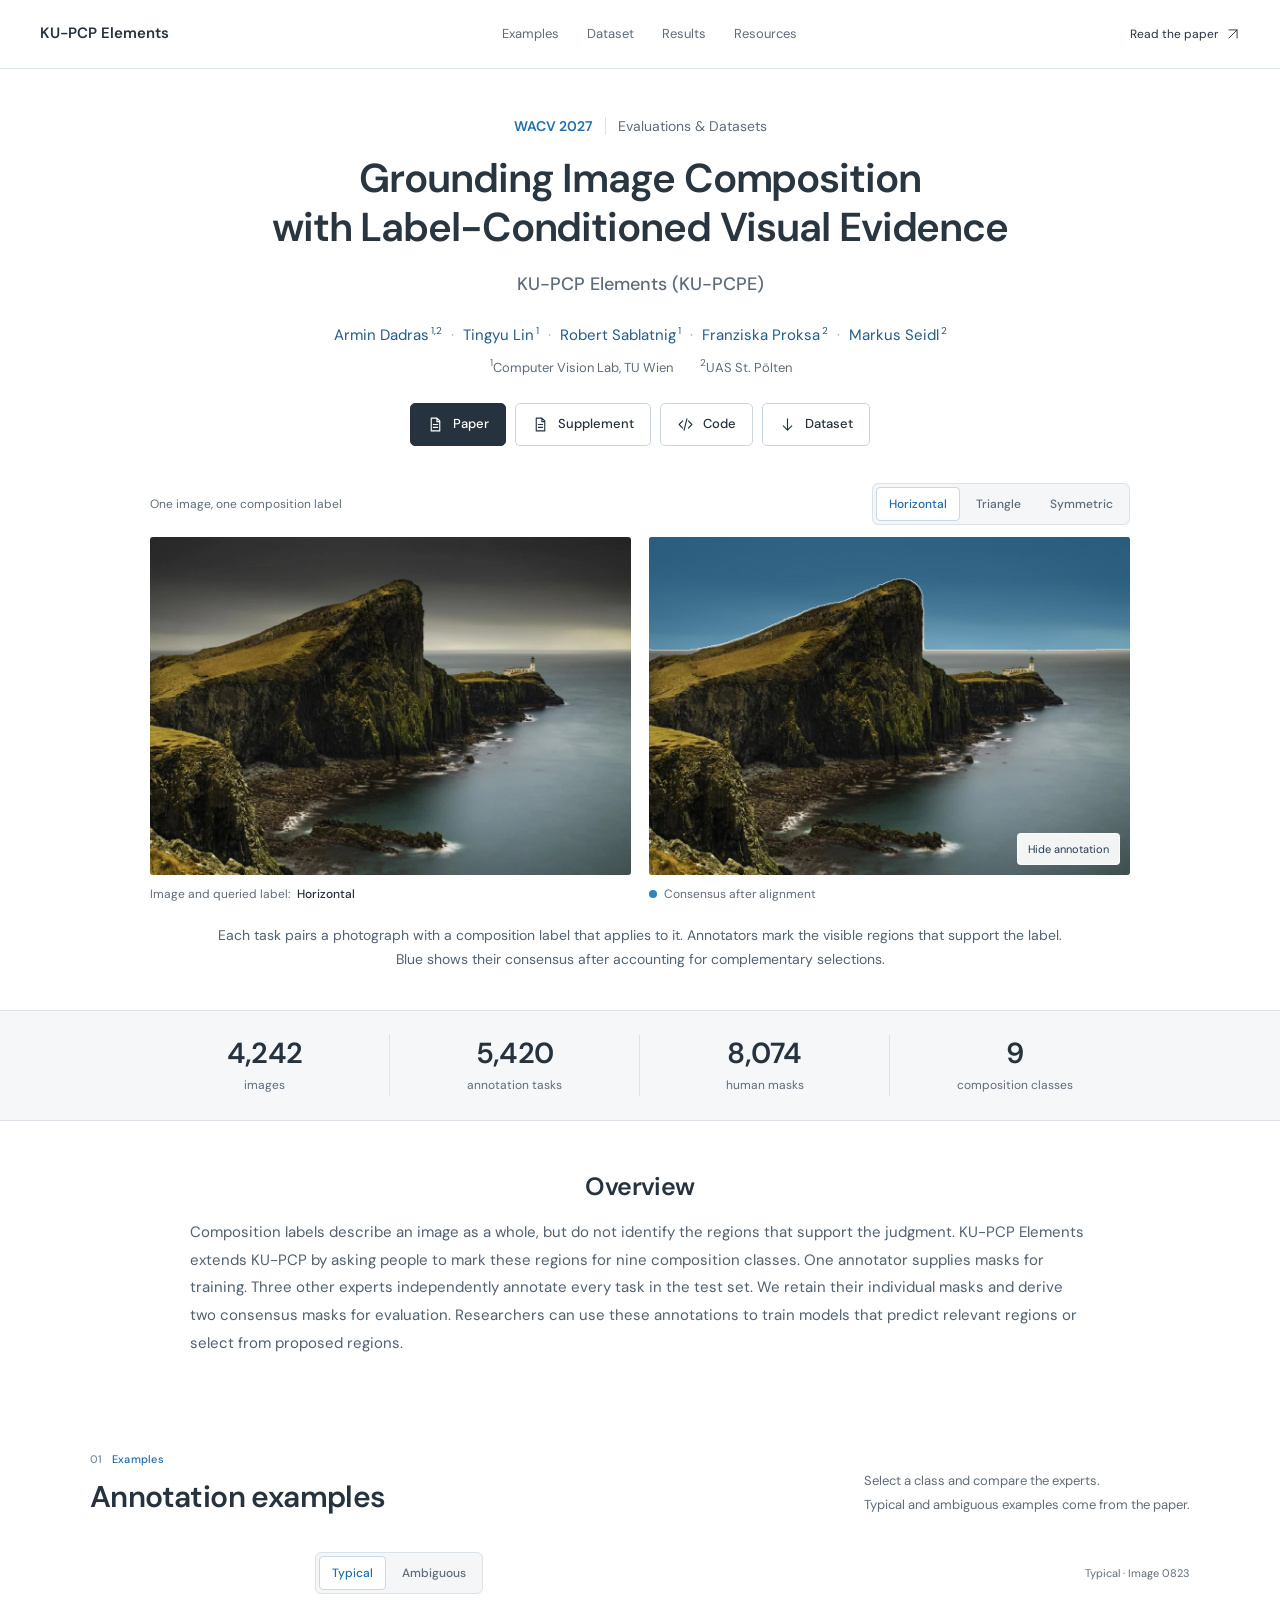
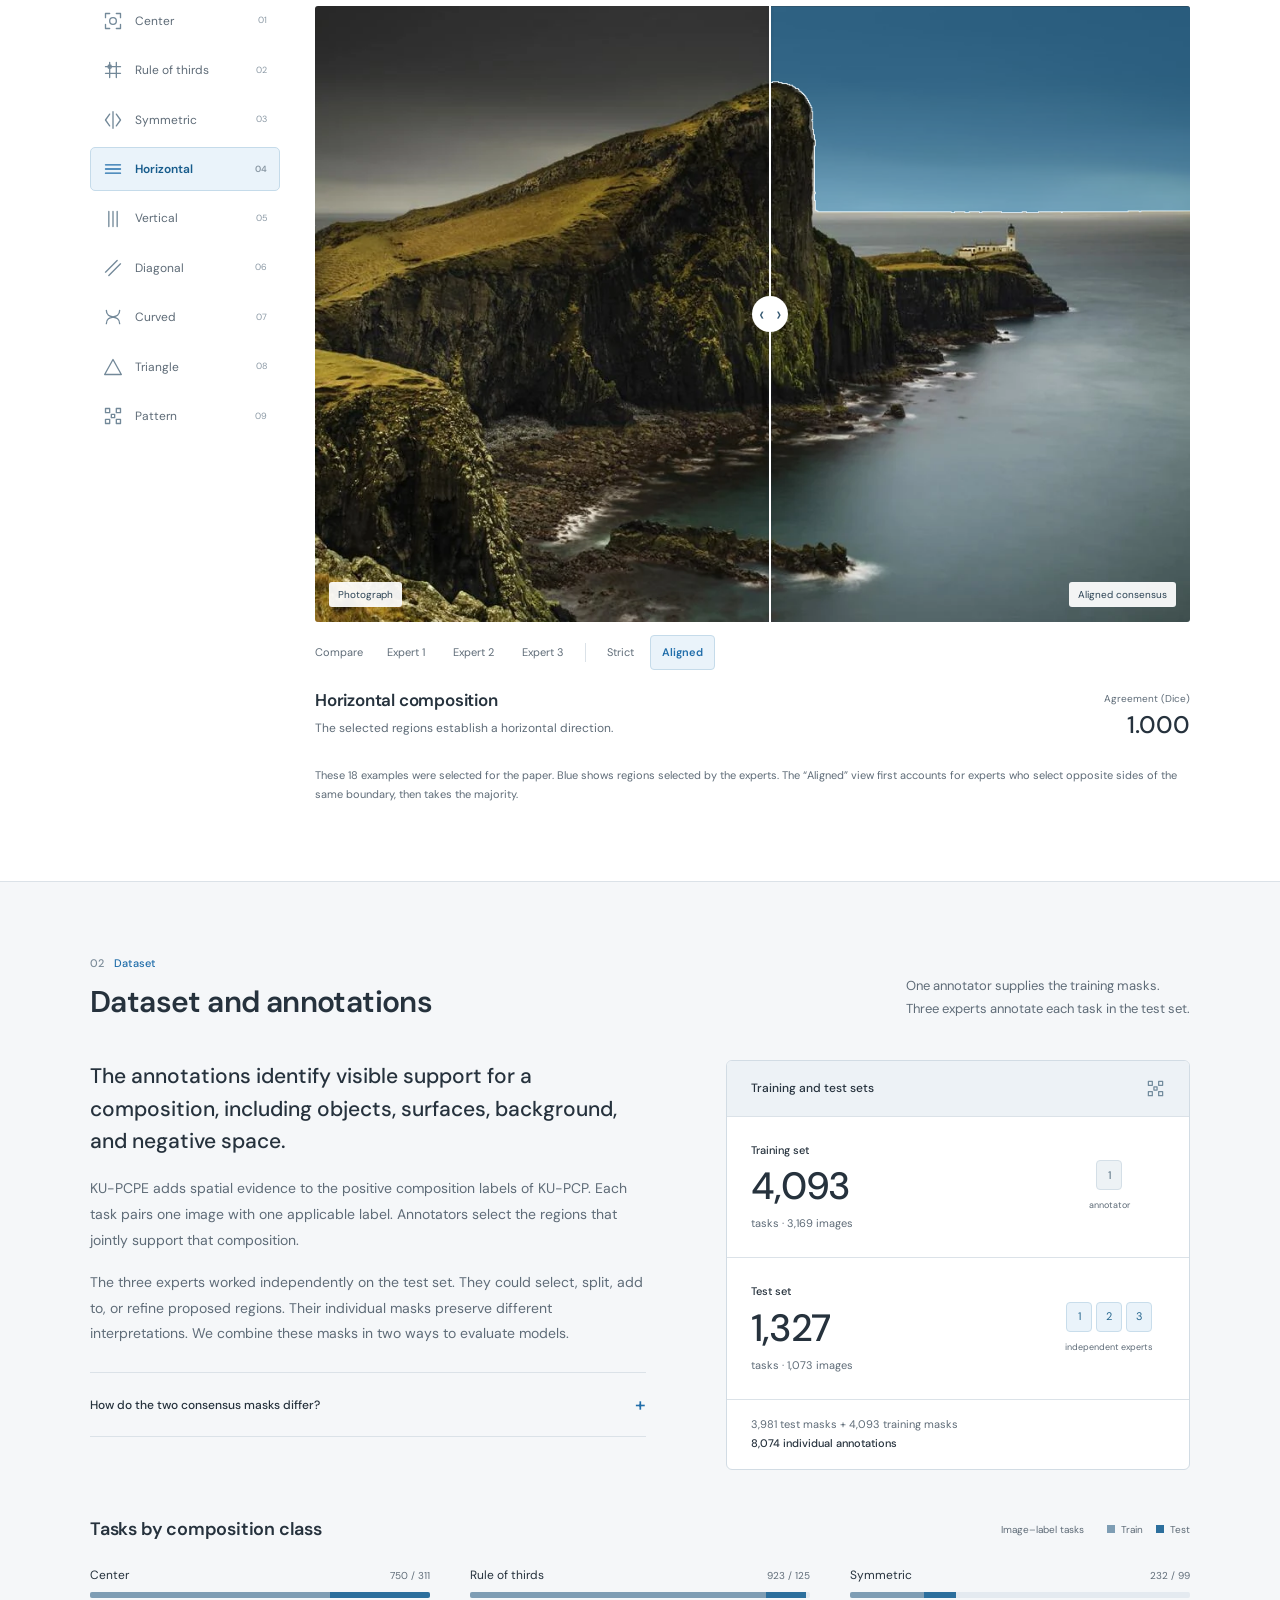
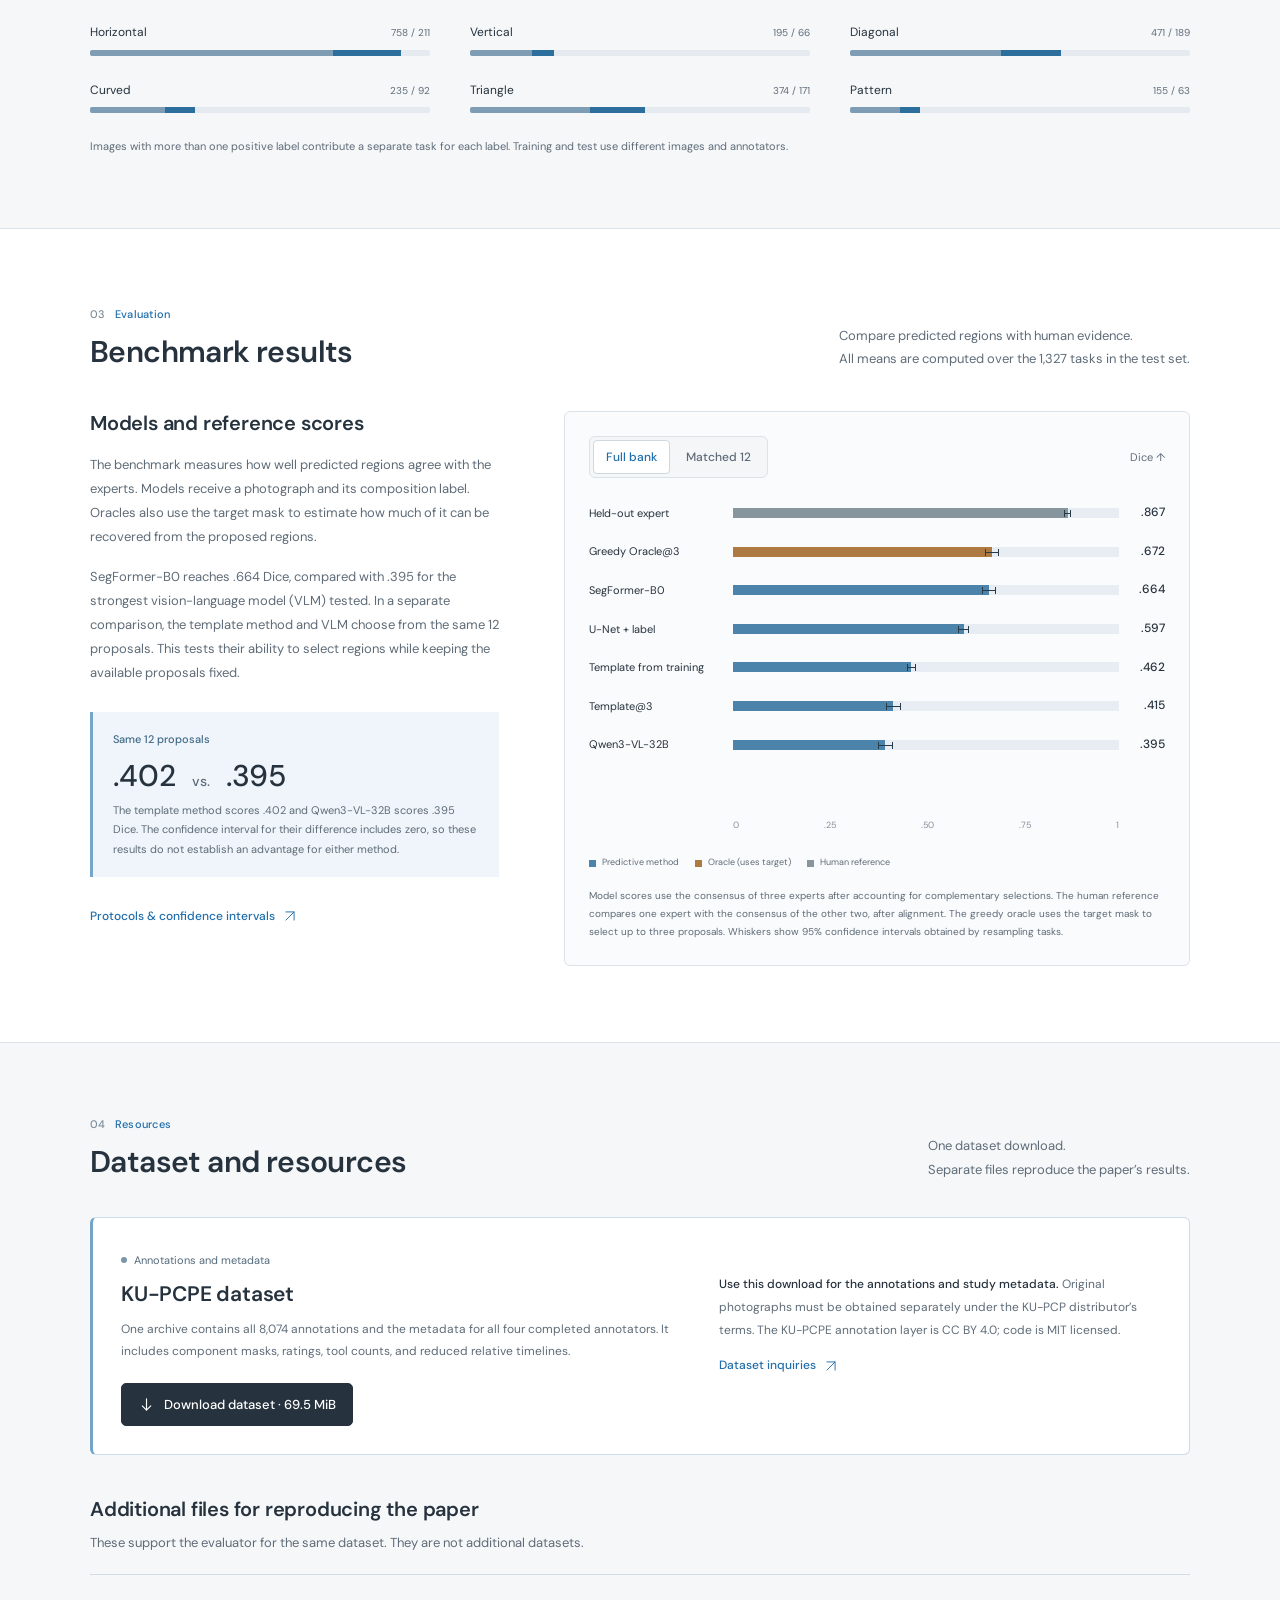
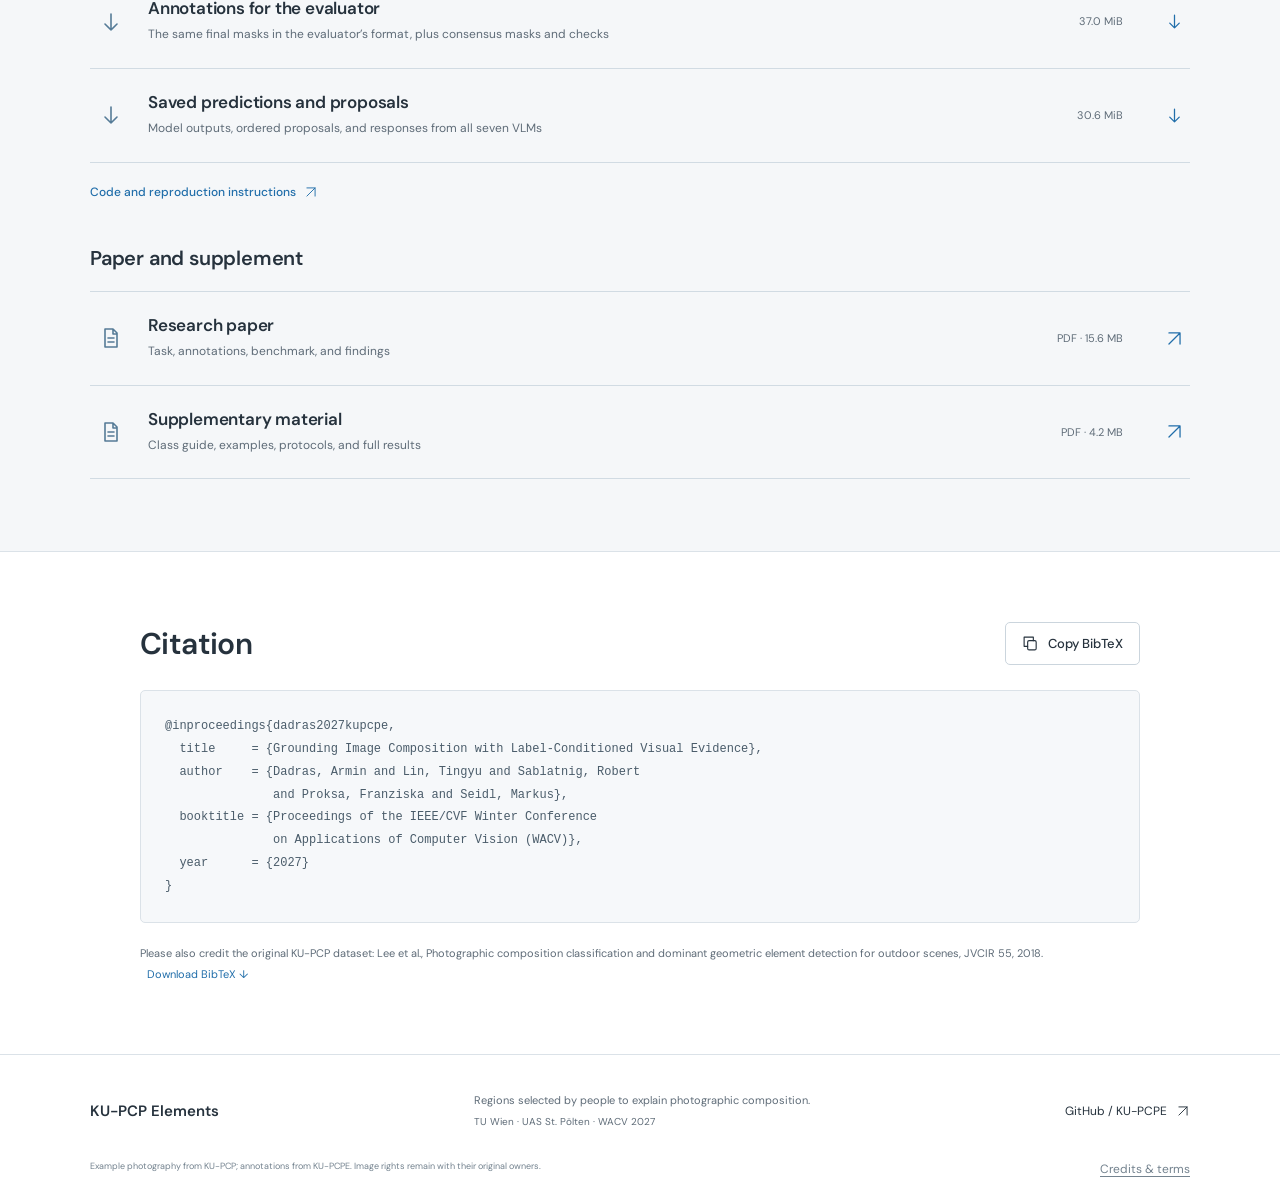
<file: website/site/index.html>
<!doctype html>
<html lang="en">
<head>
  <meta charset="utf-8">
  <meta name="viewport" content="width=device-width, initial-scale=1">
  <meta name="description" content="KU-PCP Elements links nine labels for photographic composition to regions selected by people. Compare annotations from three experts and explore the benchmark results.">

  <meta name="theme-color" content="#ffffff">
  <meta property="og:title" content="KU-PCP Elements | WACV 2027">
  <meta property="og:description" content="Regions selected by people to explain nine labels for photographic composition. WACV 2027.">
  <title>KU-PCP Elements | WACV 2027</title>
  <link rel="stylesheet" href="assets/fonts/fonts.css">
  <link rel="stylesheet" href="style.css">
  <link rel="preload" as="image" href="assets/examples/horizontal-typical.webp">
  <script src="data.js" defer></script>
  <script src="app.js" defer></script>
</head>
<body>
<svg class="symbol-library" xmlns="http://www.w3.org/2000/svg" aria-hidden="true"><defs>
  <symbol id="icon-arrow" viewBox="0 0 24 24"><path d="M5 19 19 5M5 5h14v14"/></symbol>
  <symbol id="icon-down" viewBox="0 0 24 24"><path d="M12 4v16m-6-6 6 6 6-6"/></symbol>
  <symbol id="icon-paper" viewBox="0 0 24 24"><path d="M6 3h8l4 4v14H6zM14 3v5h4M9 12h6M9 16h6"/></symbol>
  <symbol id="icon-code" viewBox="0 0 24 24"><path d="m8 7-5 5 5 5m8-10 5 5-5 5M14 4l-4 16"/></symbol>
  <symbol id="icon-copy" viewBox="0 0 24 24"><rect x="8" y="8" width="12" height="13" rx="2"/><path d="M16 8V3H3v13h5"/></symbol>
  <symbol id="icon-center" viewBox="0 0 24 24"><path d="M3 8V3h5m8 0h5v5m0 8v5h-5M8 21H3v-5"/><circle cx="12" cy="12" r="4"/></symbol>
  <symbol id="icon-rule_of_thirds" viewBox="0 0 24 24"><path d="M8 3v18M16 3v18M3 8h18M3 16h18"/><circle cx="8" cy="8" r="2"/></symbol>
  <symbol id="icon-symmetric" viewBox="0 0 24 24"><path d="M12 2v20M8 5 3 12l5 7m8-14 5 7-5 7"/></symbol>
  <symbol id="icon-horizontal" viewBox="0 0 24 24"><path d="M3 7h18M3 12h18M3 17h18"/></symbol>
  <symbol id="icon-vertical" viewBox="0 0 24 24"><path d="M7 3v18M12 3v18M17 3v18"/></symbol>
  <symbol id="icon-diagonal" viewBox="0 0 24 24"><path d="M3 17 17 3M7 21 21 7"/></symbol>
  <symbol id="icon-curved" viewBox="0 0 24 24"><path d="M4 20c0-12 16-4 16-16M4 4c0 12 16 4 16 16"/></symbol>
  <symbol id="icon-triangle" viewBox="0 0 24 24"><path d="m12 3 10 18H2Z"/></symbol>
  <symbol id="icon-pattern" viewBox="0 0 24 24"><path d="M3 3h5v5H3zm13 0h5v5h-5zM3 16h5v5H3zm13 0h5v5h-5zM10 10h4v4h-4z"/></symbol>
</defs></svg>
<a class="skip-link" href="#main">Skip to content</a>
<header class="site-header">
  <nav class="nav-shell" aria-label="Main navigation">
    <a class="wordmark" href="#top" aria-label="KU-PCP Elements home"><span>KU-PCP Elements</span></a>
    <div class="nav-links"><a href="#explore">Examples</a><a href="#dataset">Dataset</a><a href="#benchmark">Results</a><a href="#resources">Resources</a></div>
    <a class="nav-paper" href="assets/downloads/paper.pdf" target="_blank" rel="noopener">Read the paper <svg><use href="#icon-arrow"/></svg></a>
  </nav>
</header>
<main id="main">
<section class="research-header section-shell" id="top" aria-labelledby="hero-title">
  <p class="venue">WACV 2027 <span>Evaluations &amp; Datasets</span></p>
  <h1 id="hero-title">Grounding Image Composition <br>with Label-Conditioned Visual Evidence</h1>
  <p class="project-name">KU-PCP Elements (KU-PCPE)</p>
  <p class="author-line">Armin Dadras<sup>1,2</sup><span>·</span>Tingyu Lin<sup>1</sup><span>·</span>Robert Sablatnig<sup>1</sup><span>·</span>Franziska Proksa<sup>2</sup><span>·</span>Markus Seidl<sup>2</sup></p>
  <p class="affiliation-line"><span><sup>1</sup>Computer Vision Lab, TU Wien</span><span><sup>2</sup>UAS St. Pölten</span></p>
  <div class="paper-actions">
    <a class="button button-dark" href="assets/downloads/paper.pdf" target="_blank" rel="noopener"><svg><use href="#icon-paper"/></svg>Paper</a>
    <a class="button button-outline" href="assets/downloads/supplement.pdf" target="_blank" rel="noopener"><svg><use href="#icon-paper"/></svg>Supplement</a>
    <a class="button button-outline" href="https://github.com/ADadras/ku-pcpe" target="_blank" rel="noopener"><svg><use href="#icon-code"/></svg>Code</a>
    <a class="button button-outline" href="#dataset-download"><svg><use href="#icon-down"/></svg>Dataset</a>
  </div>
  <div class="teaser" aria-label="Example of regions that support a composition label">
    <div class="teaser-toolbar"><span>One image, one composition label</span><div class="segmented" role="group" aria-label="Overview example"><button type="button" data-teaser-class="horizontal" aria-pressed="true">Horizontal</button><button type="button" data-teaser-class="triangle" aria-pressed="false">Triangle</button><button type="button" data-teaser-class="symmetric" aria-pressed="false">Symmetric</button></div></div>
    <div class="teaser-pair">
      <figure><div class="teaser-image"><img id="teaser-original" src="assets/examples/horizontal-typical.webp" width="1024" height="720" alt="A KU-PCP photograph with the queried label Horizontal." fetchpriority="high"></div><figcaption>Image and queried label: <b id="teaser-class-name">Horizontal</b></figcaption></figure>
      <figure><div class="teaser-image"><img id="teaser-photo" src="assets/examples/horizontal-typical.webp" width="1024" height="720" alt="The same photograph, with regions selected by the experts shown in blue."><img id="hero-mask" class="teaser-mask" src="assets/examples/horizontal-typical-aligned.png" width="1024" height="720" alt="" aria-hidden="true"><button id="hero-reveal" type="button" aria-pressed="true">Hide annotation</button></div><figcaption><span class="legend-dot"></span><span id="teaser-mask-caption">Consensus after alignment</span></figcaption></figure>
    </div>
    <p class="teaser-caption">Each task pairs a photograph with a composition label that applies to it. Annotators mark the visible regions that support the label. Blue shows their consensus after accounting for complementary selections.</p>
  </div>
</section>
<section class="stats-band" aria-label="Dataset at a glance"><div class="section-shell stat-grid">
  <div><strong>4,242</strong><span>images</span></div><div><strong>5,420</strong><span>annotation tasks</span></div><div><strong>8,074</strong><span>human masks</span></div><div><strong>9</strong><span>composition classes</span></div>
</div></section>
<section class="overview-section section-shell" aria-labelledby="overview-title"><h2 id="overview-title">Overview</h2><p>Composition labels describe an image as a whole, but do not identify the regions that support the judgment. KU-PCP Elements extends KU-PCP by asking people to mark these regions for nine composition classes. One annotator supplies masks for training. Three other experts independently annotate every task in the test set. We retain their individual masks and derive two consensus masks for evaluation. Researchers can use these annotations to train models that predict relevant regions or select from proposed regions.</p></section>
<section class="explorer-section section-shell" id="explore" aria-labelledby="explore-title">
  <div class="section-heading"><div><p class="eyebrow"><span class="section-number">01</span> Examples</p><h2 id="explore-title">Annotation examples</h2></div><p>Select a class and compare the experts. <br>Typical and ambiguous examples come from the paper.</p></div>
  <div class="explorer-layout">
    <div class="class-picker" id="class-picker" role="group" aria-label="Composition class"></div>
    <div class="explorer-main">
      <div class="explorer-toolbar"><div class="segmented" role="group" aria-label="Example type"><button type="button" data-case="typical" aria-pressed="true">Typical</button><button type="button" data-case="ambiguous" aria-pressed="false">Ambiguous</button></div><span class="image-counter" id="example-task">Example from the paper</span></div>
      <div class="image-comparison" id="comparison" style="--reveal:52%">
        <img id="example-image" src="assets/examples/horizontal-typical.webp" width="1024" height="720" alt="Horizontal composition, typical paper example.">
        <div class="comparison-mask" id="comparison-mask"><img id="example-mask" src="assets/examples/horizontal-typical-aligned.png" width="1024" height="720" alt="" aria-hidden="true"></div>
        <span class="comparison-label comparison-label-original">Photograph</span><span class="comparison-label comparison-label-mask" id="mask-label">Aligned consensus</span>
        <span class="comparison-line" aria-hidden="true"><span>‹ ›</span></span>
        <input id="reveal-slider" type="range" min="0" max="100" value="52" aria-label="Reveal annotation overlay" aria-valuetext="52 percent of the photograph shown without annotation">
      </div>
      <div class="overlay-picker" role="group" aria-label="Annotation view"><span class="overlay-label">Compare</span><button type="button" data-mask="expert1" aria-pressed="false">Expert 1</button><button type="button" data-mask="expert2" aria-pressed="false">Expert 2</button><button type="button" data-mask="expert3" aria-pressed="false">Expert 3</button><span class="picker-divider"></span><button type="button" data-mask="strict" aria-pressed="false">Strict</button><button type="button" data-mask="aligned" aria-pressed="true">Aligned</button></div>
      <div class="example-caption"><div><h3 id="example-title">Horizontal composition</h3><p id="example-description">The selected regions establish a horizontal direction.</p></div><div class="agreement-readout"><span title="Mean Dice across pairs of experts, before alignment.">Agreement (Dice)</span><strong id="example-agreement">1.000</strong></div></div>
    </div>
  </div>
  <p class="explorer-footnote">These 18 examples were selected for the paper. Blue shows regions selected by the experts. The “Aligned” view first accounts for experts who select opposite sides of the same boundary, then takes the majority.</p>
  <noscript><p class="no-script">Enable JavaScript to switch examples and annotation views. All examples and definitions are also available in the <a href="assets/downloads/supplement.pdf">supplement</a>.</p></noscript>
</section>
<section class="understanding-section" id="dataset" aria-labelledby="dataset-title"><div class="section-shell">
  <div class="section-heading"><div><p class="eyebrow"><span class="section-number">02</span> Dataset</p><h2 id="dataset-title">Dataset and annotations</h2></div><p>One annotator supplies the training masks. <br>Three experts annotate each task in the test set.</p></div>
  <div class="dataset-story"><div class="dataset-essay"><p class="large-copy">The annotations identify visible support for a composition, including objects, surfaces, background, and negative space.</p><p>KU-PCPE adds spatial evidence to the positive composition labels of KU-PCP. Each task pairs one image with one applicable label. Annotators select the regions that jointly support that composition.</p><p>The three experts worked independently on the test set. They could select, split, add to, or refine proposed regions. Their individual masks preserve different interpretations. We combine these masks in two ways to evaluate models.</p><details><summary>How do the two consensus masks differ?<span aria-hidden="true">+</span></summary><div><p><b>Strict:</b> a pixel belongs to the target when at least two of the three experts selected it.</p><p><b>Ambiguity-aware:</b> we compare the second and third experts’ masks with the first expert’s mask. If selecting the opposite region gives better agreement, we use that selection instead. A majority vote then combines the three masks. This accommodates choices such as sky or ground around the same horizon.</p><p>The annotations reflect subjective judgments, and the proposed regions may influence those judgments. An independent audit without proposed regions has not been performed.</p></div></details></div>
  <div class="split-panel"><div class="split-head"><span>Training and test sets</span><svg><use href="#icon-pattern"/></svg></div><div class="split-row"><div><span class="small-label">Training set</span><strong>4,093</strong><span>tasks · 3,169 images</span></div><span class="rater-stack"><i>1</i><small>annotator</small></span></div><div class="split-row test-split"><div><span class="small-label">Test set</span><strong>1,327</strong><span>tasks · 1,073 images</span></div><span class="rater-stack three"><i>1</i><i>2</i><i>3</i><small>independent experts</small></span></div><div class="split-bottom">3,981 test masks + 4,093 training masks <br><b>8,074 individual annotations</b></div></div></div>
  <div class="class-distribution"><div class="distribution-header"><h3>Tasks by composition class</h3><span>Image–label tasks <span class="distribution-legend"><i></i> Train <i></i> Test</span></span></div><div id="class-distribution" class="distribution-bars" aria-label="Task distribution by composition class"></div><p>Images with more than one positive label contribute a separate task for each label. Training and test use different images and annotators.</p></div>
</div></section>
<section class="benchmark-section section-shell" id="benchmark" aria-labelledby="benchmark-title">
  <div class="section-heading"><div><p class="eyebrow"><span class="section-number">03</span> Evaluation</p><h2 id="benchmark-title">Benchmark results</h2></div><p>Compare predicted regions with human evidence. <br>All means are computed over the 1,327 tasks in the test set.</p></div>
  <div class="benchmark-grid"><div class="benchmark-copy"><h3>Models and reference scores</h3><p>The benchmark measures how well predicted regions agree with the experts. Models receive a photograph and its composition label. Oracles also use the target mask to estimate how much of it can be recovered from the proposed regions.</p><p>SegFormer-B0 reaches .664 Dice, compared with .395 for the strongest vision-language model (VLM) tested. In a separate comparison, the template method and VLM choose from the same 12 proposals. This tests their ability to select regions while keeping the available proposals fixed.</p><div class="finding"><span>Same 12 proposals</span><strong>.402 <small>vs.</small> .395</strong><p>The template method scores .402 and Qwen3-VL-32B scores .395 Dice. The confidence interval for their difference includes zero, so these results do not establish an advantage for either method.</p></div><a class="text-link" href="assets/downloads/supplement.pdf" target="_blank" rel="noopener">Protocols &amp; confidence intervals <svg><use href="#icon-arrow"/></svg></a></div>
  <div class="benchmark-chart"><div class="chart-toolbar"><div class="segmented" role="group" aria-label="Proposals available for comparison"><button type="button" data-budget="full" aria-pressed="true">Full bank</button><button type="button" data-budget="matched" aria-pressed="false">Matched 12</button></div><span>Dice ↑</span></div><div id="chart-bars" class="chart-bars" role="list" aria-label="Benchmark Dice scores"></div><div class="chart-scale"><span>0</span><span>.25</span><span>.50</span><span>.75</span><span>1</span></div><div class="chart-legend"><span><i class="model-key"></i> Predictive method</span><span><i class="oracle-key"></i> Oracle (uses target)</span><span><i class="human-key"></i> Human reference</span></div><p id="chart-note">Model scores use the consensus of three experts after accounting for complementary selections. The human reference compares one expert with the consensus of the other two, after alignment. The greedy oracle uses the target mask to select up to three proposals. Whiskers show 95% confidence intervals obtained by resampling tasks.</p></div></div>
</section>
<section class="resources-section" id="resources" aria-labelledby="resources-title"><div class="section-shell">
  <div class="section-heading"><div><p class="eyebrow"><span class="section-number">04</span> Resources</p><h2 id="resources-title">Dataset and resources</h2></div><p>One dataset download. <br>Separate files reproduce the paper’s results.</p></div>
  <div class="access-panel dataset-download-panel" id="dataset-download">
    <div><span class="release-chip"><span class="status-dot"></span> Annotations and metadata</span><h3>KU-PCPE dataset</h3><p>One archive contains all 8,074 annotations and the metadata for all four completed annotators. It includes component masks, ratings, tool counts, and reduced relative timelines.</p><a class="button button-dark dataset-download-button" id="dataset-download-link" href="https://github.com/ADadras/ku-pcpe/raw/refs/heads/main/data/bundles/kupcp_completed_public_20261023_v1.tar.gz" target="_blank" rel="noopener"><svg><use href="#icon-down"/></svg>Download dataset · 69.5 MiB</a></div>
    <div class="access-details"><p><b>Use this download for the annotations and study metadata.</b> Original photographs must be obtained separately under the KU-PCP distributor’s terms. The KU-PCPE annotation layer is CC BY 4.0; code is MIT licensed.</p><a class="text-link" href="mailto:adadras@cvl.tuwien.ac.at">Dataset inquiries <svg><use href="#icon-arrow"/></svg></a></div>
  </div>
  <div class="resource-group reproduction-assets" aria-labelledby="reproduction-assets-title">
    <h3 id="reproduction-assets-title">Additional files for reproducing the paper</h3><p>These support the evaluator for the same dataset. They are not additional datasets.</p>
    <div class="resource-links">
      <a class="resource-row" href="https://github.com/ADadras/ku-pcpe/raw/refs/heads/main/data/bundles/ku_pcpe_annotations_1.0.0-rc.2.tar.gz" target="_blank" rel="noopener"><span class="resource-icon"><svg><use href="#icon-down"/></svg></span><div><h3>Annotations for the evaluator</h3><p>The same final masks in the evaluator’s format, plus consensus masks and checks</p></div><span class="file-type">37.0 MiB</span><svg><use href="#icon-down"/></svg></a>
      <a class="resource-row" href="https://github.com/ADadras/ku-pcpe/raw/refs/heads/main/data/bundles/ku_pcpe_replay_1.0.0-rc.2.tar.gz" target="_blank" rel="noopener"><span class="resource-icon"><svg><use href="#icon-down"/></svg></span><div><h3>Saved predictions and proposals</h3><p>Model outputs, ordered proposals, and responses from all seven VLMs</p></div><span class="file-type">30.6 MiB</span><svg><use href="#icon-down"/></svg></a>
    </div>
    <a class="text-link reproduction-instructions" href="https://github.com/ADadras/ku-pcpe#reproduce-the-tables" target="_blank" rel="noopener">Code and reproduction instructions <svg><use href="#icon-arrow"/></svg></a>
  </div>
  <div class="resource-group" aria-labelledby="paper-resources-title"><h3 id="paper-resources-title">Paper and supplement</h3><div class="resource-links"><a class="resource-row" href="assets/downloads/paper.pdf" target="_blank" rel="noopener"><span class="resource-icon"><svg><use href="#icon-paper"/></svg></span><div><h3>Research paper</h3><p>Task, annotations, benchmark, and findings</p></div><span class="file-type">PDF · 15.6 MB</span><svg><use href="#icon-arrow"/></svg></a><a class="resource-row" href="assets/downloads/supplement.pdf" target="_blank" rel="noopener"><span class="resource-icon"><svg><use href="#icon-paper"/></svg></span><div><h3>Supplementary material</h3><p>Class guide, examples, protocols, and full results</p></div><span class="file-type">PDF · 4.2 MB</span><svg><use href="#icon-arrow"/></svg></a></div></div>
</div></section>
<section class="citation-section section-shell" id="citation" aria-labelledby="citation-title"><div class="citation-heading"><div><p class="eyebrow">Citation</p><h2 id="citation-title">Citation</h2></div><button class="button button-outline" id="copy-citation" type="button"><svg><use href="#icon-copy"/></svg><span>Copy BibTeX</span></button></div><pre><code id="citation-code">@inproceedings{dadras2027kupcpe,
  title     = {Grounding Image Composition with Label-Conditioned Visual Evidence},
  author    = {Dadras, Armin and Lin, Tingyu and Sablatnig, Robert
               and Proksa, Franziska and Seidl, Markus},
  booktitle = {Proceedings of the IEEE/CVF Winter Conference
               on Applications of Computer Vision (WACV)},
  year      = {2027}
}</code></pre><p class="citation-note">Please also credit the original KU-PCP dataset: Lee et al., <span class="publication-title">Photographic composition classification and dominant geometric element detection for outdoor scenes</span>, JVCIR 55, 2018. <a href="assets/downloads/citation.bib" download>Download BibTeX ↓</a></p><p id="copy-status" class="sr-only" role="status" aria-live="polite"></p></section>
</main>
<footer class="site-footer"><div class="section-shell"><a class="wordmark" href="#top"><span>KU-PCP Elements</span></a><p>Regions selected by people to explain photographic composition. <br><span>TU Wien · UAS St. Pölten · WACV 2027</span></p><a href="https://github.com/ADadras/ku-pcpe" target="_blank" rel="noopener">GitHub / KU-PCPE <svg><use href="#icon-arrow"/></svg></a></div><div class="section-shell footer-bottom"><span>Example photography from KU-PCP; annotations from KU-PCPE. Image rights remain with their original owners.</span><a href="credits.html">Credits &amp; terms</a></div></footer>
</body>
</html>
</file>
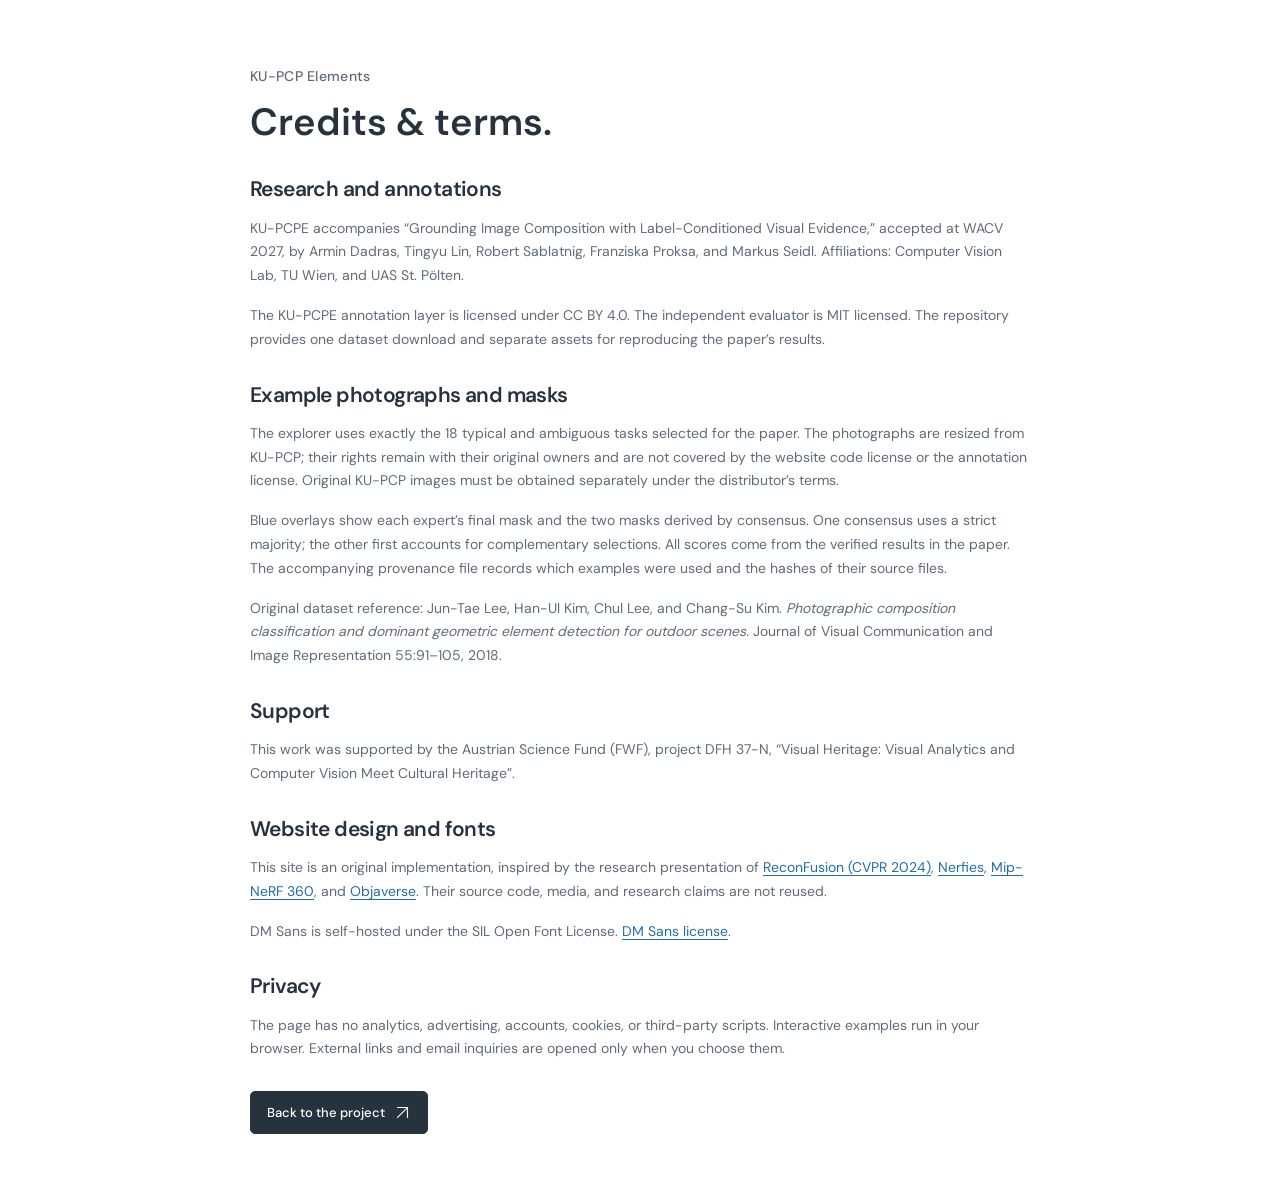
<file: website/site/credits.html>
<!doctype html><html lang="en"><head><meta charset="utf-8"><meta name="viewport" content="width=device-width, initial-scale=1"><title>Credits &amp; terms — KU-PCP Elements</title><link rel="stylesheet" href="assets/fonts/fonts.css"><link rel="stylesheet" href="style.css"></head><body><main class="section-shell credits-page"><p class="eyebrow">KU-PCP Elements</p><h1>Credits &amp; terms.</h1><h2>Research and annotations</h2><p>KU-PCPE accompanies “Grounding Image Composition with Label-Conditioned Visual Evidence,” accepted at WACV 2027, by Armin Dadras, Tingyu Lin, Robert Sablatnig, Franziska Proksa, and Markus Seidl. Affiliations: Computer Vision Lab, TU Wien, and UAS St. Pölten.</p><p>The KU-PCPE annotation layer is licensed under CC BY 4.0. The independent evaluator is MIT licensed. The repository provides one dataset download and separate assets for reproducing the paper’s results.</p><h2>Example photographs and masks</h2><p>The explorer uses exactly the 18 typical and ambiguous tasks selected for the paper. The photographs are resized from KU-PCP; their rights remain with their original owners and are not covered by the website code license or the annotation license. Original KU-PCP images must be obtained separately under the distributor’s terms.</p><p>Blue overlays show each expert’s final mask and the two masks derived by consensus. One consensus uses a strict majority; the other first accounts for complementary selections. All scores come from the verified results in the paper. The accompanying provenance file records which examples were used and the hashes of their source files.</p><p>Original dataset reference: Jun-Tae Lee, Han-Ul Kim, Chul Lee, and Chang-Su Kim. <em>Photographic composition classification and dominant geometric element detection for outdoor scenes.</em> Journal of Visual Communication and Image Representation 55:91–105, 2018.</p><h2>Support</h2><p>This work was supported by the Austrian Science Fund (FWF), project DFH 37-N, “Visual Heritage: Visual Analytics and Computer Vision Meet Cultural Heritage”.</p><h2>Website design and fonts</h2><p>This site is an original implementation, inspired by the research presentation of <a href="https://reconfusion.github.io/">ReconFusion (CVPR 2024)</a>, <a href="https://nerfies.github.io/">Nerfies</a>, <a href="https://jonbarron.info/mipnerf360/">Mip-NeRF 360</a>, and <a href="https://objaverse.allenai.org/">Objaverse</a>. Their source code, media, and research claims are not reused.</p><p>DM Sans is self-hosted under the SIL Open Font License. <a href="assets/fonts/dmsans-OFL.txt">DM Sans license</a>.</p><h2>Privacy</h2><p>The page has no analytics, advertising, accounts, cookies, or third-party scripts. Interactive examples run in your browser. External links and email inquiries are opened only when you choose them.</p><a class="button button-dark" href="index.html">Back to the project <svg viewBox="0 0 24 24" aria-hidden="true"><path d="M5 19 19 5M5 5h14v14"/></svg></a></main></body></html>
</file>
<file: website/site/assets/fonts/fonts.css>
@font-face {
  font-family: 'DM Sans';
  font-style: normal;
  font-weight: 400;
  font-display: swap;
  src: url(./dm-sans-normal-400.ttf) format('truetype');
}
@font-face {
  font-family: 'DM Sans';
  font-style: normal;
  font-weight: 500;
  font-display: swap;
  src: url(./dm-sans-normal-500.ttf) format('truetype');
}
@font-face {
  font-family: 'DM Sans';
  font-style: normal;
  font-weight: 600;
  font-display: swap;
  src: url(./dm-sans-normal-600.ttf) format('truetype');
}
@font-face {
  font-family: 'DM Sans';
  font-style: normal;
  font-weight: 700;
  font-display: swap;
  src: url(./dm-sans-normal-700.ttf) format('truetype');
}
</file>
<file: website/site/style.css>
:root {
  --sans: 'DM Sans', Arial, sans-serif;
  --ink: #26323d;
  --muted: #5f6c78;
  --blue: #216eaa;
  --blue-light: #eaf3fa;
  --line: #dbe2e8;
  --surface: #f5f7f9;
  --oracle: #ad7a42;
  --human: #87969e;
}
* { box-sizing: border-box; }
html { scroll-behavior: smooth; scroll-padding-top: 80px; }
body { margin: 0; background: #fff; color: var(--ink); font-family: var(--sans); font-size: 15px; line-height: 1.7; }
h1, h2, h3, p, figure { margin: 0; }
h1, h2, h3 { font-weight: 600; line-height: 1.25; }
h2 { font-size: 30px; letter-spacing: -.6px; }
h3 { font-size: 20px; letter-spacing: -.2px; }
p + p { margin-top: 16px; }
a { color: inherit; text-decoration: none; }
button, input { font: inherit; }
button, a, input, summary { -webkit-tap-highlight-color: transparent; }
button { cursor: pointer; }
button:focus-visible, a:focus-visible, input:focus-visible, summary:focus-visible { outline: 3px solid #2583c7; outline-offset: 4px; }
svg { width: 19px; height: 19px; fill: none; stroke: currentColor; stroke-width: 1.6; stroke-linecap: round; stroke-linejoin: round; flex-shrink: 0; }
img { display: block; max-width: 100%; }
[hidden] { display: none !important; }
.symbol-library { position: absolute; width: 0; height: 0; overflow: hidden; }
.section-shell { width: calc(100% - 80px); max-width: 1100px; margin-inline: auto; }
.skip-link { position: fixed; top: -80px; left: 20px; background: var(--ink); color: #fff; padding: 10px 18px; z-index: 20; }
.skip-link:focus { top: 12px; }
.site-header { border-bottom: 1px solid var(--line); background: #fff; }
.nav-shell { width: calc(100% - 80px); max-width: 1200px; height: 68px; margin-inline: auto; display: flex; align-items: center; justify-content: space-between; gap: 24px; }
.wordmark { font-size: 15px; font-weight: 600; white-space: nowrap; }
.nav-links { display: flex; align-items: center; gap: 28px; color: var(--muted); font-size: 13px; }
.nav-links a:hover, .nav-paper:hover { color: var(--blue); }
.nav-paper { display: inline-flex; align-items: center; gap: 8px; font-size: 12px; }
.nav-paper svg { width: 14px; height: 14px; }
.research-header { max-width: 1080px; padding-top: 46px; padding-bottom: 38px; text-align: center; }
.venue { color: var(--blue); font-weight: 600; font-size: 14px; margin-bottom: 15px; }
.venue span { font-weight: 400; margin-left: 9px; padding-left: 12px; border-left: 1px solid var(--line); color: var(--muted); }
.research-header h1 { font-size: clamp(30px, 3.15vw, 43px); line-height: 1.23; letter-spacing: -1.1px; color: #293640; }
.project-name { font-size: 18px; font-weight: 500; margin-top: 16px; color: var(--muted); }
.author-line { font-size: 15px; line-height: 2; margin-top: 20px; color: #245c87; }
.author-line > span { color: #a4afb8; margin-inline: 9px; }
sup { font-size: 10px; line-height: 0; margin-left: 2px; }
.affiliation-line { display: flex; justify-content: center; flex-wrap: wrap; column-gap: 25px; row-gap: 6px; font-size: 13px; margin-top: 7px; color: var(--muted); }
.paper-actions { margin-top: 24px; display: flex; justify-content: center; flex-wrap: wrap; gap: 9px; }
.button { display: inline-flex; justify-content: center; align-items: center; gap: 9px; border-radius: 5px; padding: 9px 16px; min-height: 43px; font-size: 13px; font-weight: 500; line-height: 1.5; transition: background .15s, border-color .15s; }
.button svg { width: 17px; height: 17px; }
.button-dark { background: var(--ink); color: #fff; border: 1px solid var(--ink); }
.button-dark:hover { background: #3a5063; border-color: #3a5063; }
.button-outline { background: #fff; color: var(--ink); border: 1px solid #cbd5dd; }
.button-outline:hover { background: var(--blue-light); border-color: #8cb3d2; }
.teaser { margin: 37px auto 0; max-width: 980px; text-align: left; }
.teaser-toolbar { display: flex; justify-content: space-between; align-items: center; gap: 16px; margin-bottom: 12px; font-size: 12px; color: var(--muted); }
.segmented { display: inline-flex; padding: 3px; gap: 3px; border: 1px solid var(--line); background: #f4f6f8; border-radius: 6px; }
.segmented button { border: 1px solid transparent; background: transparent; border-radius: 4px; padding: 6px 12px; min-height: 33px; color: var(--muted); font-size: 12px; font-weight: 500; white-space: nowrap; }
.segmented button[aria-pressed="true"] { background: #fff; color: var(--blue); border-color: #ccd8e2; }
.segmented button:hover { color: var(--blue); }
.teaser-pair { display: grid; grid-template-columns: 1fr 1fr; gap: 18px; }
.teaser-pair figure { min-width: 0; }
.teaser-image { position: relative; aspect-ratio: 1024 / 720; background: #edf0f2; overflow: hidden; border-radius: 3px; }
.teaser-image > img { width: 100%; height: 100%; object-fit: contain; }
.teaser-image .teaser-mask { position: absolute; inset: 0; }
#hero-reveal { position: absolute; right: 10px; bottom: 10px; border: 1px solid #ffffff90; border-radius: 4px; padding: 6px 10px; min-height: 32px; background: #ffffffed; color: #283c4b; font-size: 11px; }
.teaser-pair figcaption { display: flex; align-items: center; gap: 7px; font-size: 12px; padding-top: 9px; color: var(--muted); }
.teaser-pair figcaption b { font-weight: 500; color: var(--ink); }
.legend-dot { width: 8px; height: 8px; background: #2d84be; border-radius: 50%; flex-shrink: 0; }
.teaser-caption { max-width: 850px; margin: 18px auto 0; font-size: 14px; line-height: 1.75; text-align: center; color: #54636f; }
.stats-band { background: var(--surface); border-block: 1px solid var(--line); }
.stat-grid { display: grid; grid-template-columns: repeat(4, 1fr); padding-block: 24px; max-width: 1000px; }
.stat-grid > div { text-align: center; border-right: 1px solid var(--line); }
.stat-grid > div:last-child { border: 0; }
.stat-grid strong { display: block; font-size: 29px; font-weight: 600; line-height: 1.3; letter-spacing: -.7px; font-variant-numeric: tabular-nums; }
.stat-grid span { display: block; margin-top: 3px; font-size: 12px; color: var(--muted); }
.overview-section { max-width: 900px; padding-top: 50px; padding-bottom: 16px; }
.overview-section h2 { font-size: 25px; margin-bottom: 17px; text-align: center; }
.overview-section p { line-height: 1.85; color: #52616e; }
.explorer-section, .benchmark-section { padding-block: 76px; }
.section-heading { display: flex; justify-content: space-between; align-items: flex-end; gap: 35px; margin-bottom: 36px; }
.section-heading > p { max-width: 400px; font-size: 13px; color: var(--muted); line-height: 1.8; }
.eyebrow { display: flex; align-items: center; gap: 9px; color: var(--blue); font-size: 11px; font-weight: 500; margin-bottom: 10px; letter-spacing: .3px; }
.section-number { color: #7b8b98; font-variant-numeric: tabular-nums; }
.explorer-layout { display: grid; grid-template-columns: 190px 1fr; gap: 35px; }
.class-picker { display: flex; flex-direction: column; gap: 5px; padding-top: 47px; }
.class-button { display: flex; align-items: center; gap: 12px; padding: 11px 12px; border-radius: 5px; min-height: 43px; border: 1px solid transparent; background: transparent; color: var(--muted); text-align: left; font-size: 12px; }
.class-button svg { width: 20px; height: 20px; color: #738999; }
.class-number { margin-left: auto; font-size: 9px; color: #8b99a5; }
.class-button[aria-pressed="true"] { background: var(--blue-light); border-color: #c5dbea; color: #175c8c; font-weight: 600; }
.class-button[aria-pressed="true"] svg { color: var(--blue); }
.class-button:hover { background: #f2f6f9; }
.explorer-main { min-width: 0; }
.explorer-toolbar { display: flex; align-items: center; justify-content: space-between; gap: 14px; margin-bottom: 12px; }
.image-counter { color: var(--muted); font-size: 11px; }
.image-comparison { position: relative; aspect-ratio: 1024 / 720; background: #edf0f2; overflow: hidden; border-radius: 3px; }
.image-comparison > img { height: 100%; width: 100%; object-fit: contain; }
.comparison-mask { position: absolute; inset: 0; clip-path: inset(0 0 0 var(--reveal)); }
.comparison-mask img { width: 100%; height: 100%; object-fit: contain; }
.comparison-label { position: absolute; bottom: 15px; background: #ffffffed; padding: 4px 9px; border-radius: 3px; color: #2c4354; font-size: 10px; pointer-events: none; }
.comparison-label-original { left: 14px; }
.comparison-label-mask { right: 14px; }
.comparison-line { position: absolute; left: var(--reveal); top: 0; bottom: 0; width: 2px; background: #fff; pointer-events: none; transform: translateX(-1px); box-shadow: 0 0 3px #21354550; }
.comparison-line > span { position: absolute; top: 50%; left: 50%; transform: translate(-50%, -50%); display: flex; align-items: center; justify-content: center; width: 36px; height: 36px; border-radius: 50%; background: #fff; color: #355972; font-size: 20px; letter-spacing: 3px; padding-left: 3px; }
#reveal-slider { position: absolute; inset: 0; width: 100%; height: 100%; opacity: 0; margin: 0; cursor: ew-resize; }
.image-comparison:focus-within { outline: 3px solid var(--blue); outline-offset: 4px; }
.overlay-picker { display: flex; align-items: center; flex-wrap: wrap; gap: 4px; margin-top: 13px; }
.overlay-label { color: var(--muted); font-size: 11px; margin-right: 8px; }
.overlay-picker button { border: 1px solid transparent; border-radius: 4px; padding: 7px 11px; min-height: 35px; background: transparent; color: var(--muted); font-size: 11px; }
.overlay-picker button[aria-pressed="true"] { color: var(--blue); background: var(--blue-light); border-color: #c5dbea; font-weight: 600; }
.overlay-picker button:hover { background: var(--surface); }
.picker-divider { width: 1px; height: 19px; background: var(--line); margin-inline: 5px; }
.example-caption { display: flex; justify-content: space-between; gap: 25px; padding-top: 20px; }
.example-caption h3 { font-size: 17px; }
.example-caption p { color: var(--muted); font-size: 12px; margin-top: 7px; }
.agreement-readout { text-align: right; flex-shrink: 0; }
.agreement-readout > span { display: block; color: var(--muted); font-size: 10px; }
.agreement-readout strong { display: block; font-size: 24px; font-weight: 500; font-variant-numeric: tabular-nums; line-height: 1.5; }
.explorer-footnote { color: var(--muted); font-size: 11px; margin: 23px 0 0 225px; line-height: 1.8; }
.no-script { margin-top: 20px; color: var(--blue); }
.understanding-section { background: var(--surface); border-block: 1px solid var(--line); padding-block: 72px; }
.dataset-story { display: grid; grid-template-columns: 1.2fr 1fr; gap: 80px; margin-top: 40px; align-items: start; }
.dataset-essay { font-size: 14px; line-height: 1.85; color: var(--muted); }
.dataset-essay .large-copy { font-size: 21px; line-height: 1.55; font-weight: 500; color: var(--ink); margin-bottom: 18px; }
.dataset-essay details { margin-top: 25px; border-top: 1px solid var(--line); border-bottom: 1px solid var(--line); }
.dataset-essay summary { list-style: none; display: flex; align-items: center; justify-content: space-between; gap: 15px; padding-block: 14px; font-size: 12px; font-weight: 500; color: var(--ink); cursor: pointer; }
.dataset-essay summary::-webkit-details-marker { display: none; }
.dataset-essay summary span { color: var(--blue); font-size: 19px; }
.dataset-essay details[open] summary span { transform: rotate(45deg); }
.dataset-essay details > div { padding-bottom: 18px; font-size: 12px; line-height: 1.8; }
.split-panel { background: #fff; border: 1px solid #d2dce4; border-radius: 6px; overflow: hidden; }
.split-head { display: flex; justify-content: space-between; align-items: center; padding: 17px 24px; font-size: 12px; font-weight: 500; background: #edf2f6; border-bottom: 1px solid var(--line); }
.split-head svg { color: #738c9d; }
.split-row { display: flex; justify-content: space-between; gap: 24px; align-items: center; padding: 24px; }
.split-row > div { display: flex; flex-direction: column; }
.small-label { font-size: 11px; font-weight: 500; }
.split-row strong { font-size: 38px; font-weight: 500; line-height: 1.45; letter-spacing: -1px; }
.split-row > div > span:last-child { color: var(--muted); font-size: 11px; }
.test-split { border-top: 1px solid var(--line); }
.rater-stack { display: flex; flex-wrap: wrap; justify-content: center; column-gap: 4px; row-gap: 8px; width: 112px; flex-shrink: 0; }
.rater-stack i { display: flex; align-items: center; justify-content: center; background: #edf2f5; border: 1px solid #d4dfe7; width: 26px; height: 30px; border-radius: 4px; font-style: normal; font-size: 11px; color: #516a7c; }
.rater-stack.three i { background: var(--blue-light); border-color: #c8ddeb; color: #27678f; }
.rater-stack small { width: 100%; text-align: center; font-size: 9px; color: var(--muted); }
.split-bottom { border-top: 1px solid var(--line); padding: 15px 24px; font-size: 11px; color: var(--muted); line-height: 1.8; }
.split-bottom b { font-weight: 500; color: var(--ink); }
.class-distribution { margin-top: 48px; }
.distribution-header { display: flex; justify-content: space-between; align-items: center; gap: 20px; margin-bottom: 24px; }
.distribution-header h3 { font-size: 18px; }
.distribution-header > span { display: flex; align-items: center; flex-wrap: wrap; gap: 16px; font-size: 10px; color: var(--muted); }
.distribution-legend { display: inline-flex; align-items: center; gap: 6px; }
.distribution-legend i { width: 8px; height: 8px; background: #7e9db4; margin-left: 7px; }
.distribution-legend i:last-child { background: #2c6f9d; }
.distribution-bars { display: grid; grid-template-columns: repeat(3, 1fr); gap: 24px 40px; }
.distribution-item > div:first-child { display: flex; justify-content: space-between; align-items: baseline; gap: 12px; font-size: 12px; margin-bottom: 7px; }
.distribution-item > div:first-child > span:last-child { color: var(--muted); font-size: 10px; font-variant-numeric: tabular-nums; white-space: nowrap; }
.distribution-track { display: flex; background: #e4eaf0; height: 6px; border-radius: 2px; overflow: hidden; }
.distribution-track > span:first-child { background: #7e9db4; }
.distribution-track > span:last-child { background: #2c6f9d; }
.class-distribution > p { color: var(--muted); font-size: 11px; margin-top: 24px; }
.benchmark-grid { display: grid; grid-template-columns: .85fr 1.3fr; gap: 65px; align-items: start; margin-top: 40px; }
.benchmark-copy { color: var(--muted); font-size: 13px; line-height: 1.85; }
.benchmark-copy h3 { color: var(--ink); margin-bottom: 17px; }
.finding { margin-block: 27px; padding: 17px 20px; background: #eff5fa; border-left: 3px solid #76a6c8; }
.finding > span { display: block; color: #426a88; font-size: 11px; font-weight: 500; }
.finding strong { display: block; color: var(--ink); font-size: 30px; line-height: 1.7; font-weight: 500; font-variant-numeric: tabular-nums; }
.finding strong small { font-size: 14px; margin-inline: 8px; color: var(--muted); }
.finding > p { font-size: 11px; line-height: 1.8; }
.text-link { display: inline-flex; align-items: center; gap: 8px; color: var(--blue); font-weight: 500; font-size: 12px; }
.text-link:hover { text-decoration: underline; text-underline-offset: 4px; }
.text-link svg { width: 14px; height: 14px; }
.benchmark-chart { padding: 24px; background: #fafbfd; border: 1px solid var(--line); border-radius: 6px; min-width: 0; }
.chart-toolbar { display: flex; justify-content: space-between; align-items: center; gap: 12px; margin-bottom: 27px; }
.chart-toolbar > span { font-size: 11px; color: var(--muted); }
.chart-bars { display: flex; flex-direction: column; gap: 23px; min-height: 298px; }
.chart-row { display: grid; align-items: center; grid-template-columns: 132px 1fr 34px; gap: 12px; font-size: 11px; line-height: 1.3; }
.chart-row > span:nth-child(3) { text-align: right; font-size: 12px; font-variant-numeric: tabular-nums; font-weight: 500; }
.bar-track { position: relative; height: 10px; background: #e7edf2; }
.bar-fill { display: block; height: 100%; width: var(--score); background: #4b83aa; transition: width .25s ease; }
.oracle .bar-fill { background: var(--oracle); }
.human .bar-fill { background: var(--human); }
.bar-ci { position: absolute; top: 50%; left: var(--low); width: var(--interval); height: 1px; background: #263c4a; }
.bar-ci:before, .bar-ci:after { content: ''; position: absolute; top: -3px; height: 7px; width: 1px; background: #263c4a; }
.bar-ci:before { left: 0; }
.bar-ci:after { right: 0; }
.chart-scale { display: flex; justify-content: space-between; color: #84919c; font-size: 9px; margin: 15px 46px 22px 144px; }
.chart-legend { display: flex; flex-wrap: wrap; gap: 8px 16px; font-size: 9px; color: var(--muted); }
.chart-legend > span { display: inline-flex; align-items: center; gap: 6px; }
.chart-legend i { width: 7px; height: 7px; background: #4b83aa; }
.chart-legend .oracle-key { background: var(--oracle); }
.chart-legend .human-key { background: var(--human); }
.benchmark-chart > p { font-size: 10px; color: var(--muted); margin-top: 16px; line-height: 1.8; }
.resources-section { background: var(--surface); border-block: 1px solid var(--line); padding-block: 72px; }
.resource-links { margin-top: 35px; }
.resource-row { display: flex; align-items: center; gap: 22px; padding: 23px 6px; border-top: 1px solid #d1dbe3; transition: background .15s; }
.resource-row:last-child { border-bottom: 1px solid #d1dbe3; }
.resource-row:hover { background: #edf2f6; }
.resource-icon { color: #557b97; width: 30px; display: flex; justify-content: center; flex-shrink: 0; }
.resource-icon svg { width: 24px; height: 24px; }
.resource-row h3 { font-size: 17px; }
.resource-row p { font-size: 12px; color: var(--muted); margin-top: 5px; }
.resource-row > svg { width: 19px; height: 19px; margin-left: 20px; color: var(--blue); }
.file-type { margin-left: auto; color: var(--muted); font-size: 11px; white-space: nowrap; }
.access-panel { display: grid; grid-template-columns: 1.25fr 1fr; gap: 75px; padding-top: 36px; }
.release-chip { display: inline-flex; align-items: center; gap: 7px; font-size: 11px; color: #546b7c; margin-bottom: 12px; }
.status-dot { width: 6px; height: 6px; border-radius: 50%; background: #7a95a8; }
.access-panel h3 { font-size: 17px; margin-bottom: 10px; }
.access-panel p { color: var(--muted); font-size: 12px; line-height: 1.9; }
.access-details { padding-top: 29px; }
.access-details b { font-weight: 500; color: var(--ink); }
.access-details .text-link { margin-top: 14px; }
.citation-section { max-width: 1000px; padding-block: 70px; }
.citation-heading { display: flex; justify-content: space-between; align-items: center; gap: 20px; margin-bottom: 25px; }
.citation-heading .eyebrow { display: none; }
.citation-section pre { margin: 0; padding: 24px; border: 1px solid var(--line); border-radius: 5px; background: #f6f8fa; overflow-x: auto; font-size: 12px; line-height: 1.9; tab-size: 2; }
.citation-section code { font-family: ui-monospace, SFMono-Regular, Consolas, monospace; color: #4a5c6a; }
.citation-note { margin-top: 20px; color: var(--muted); font-size: 11px; line-height: 1.9; }
.citation-note a { color: var(--blue); margin-left: 7px; white-space: nowrap; }
.site-footer { border-top: 1px solid var(--line); padding-top: 35px; padding-bottom: 24px; }
.site-footer > .section-shell:first-child { display: flex; align-items: center; justify-content: space-between; gap: 35px; }
.site-footer p { color: var(--muted); font-size: 11px; line-height: 1.9; }
.site-footer p span { font-size: 10px; }
.site-footer > .section-shell > a:last-child { display: flex; align-items: center; gap: 9px; font-size: 12px; }
.site-footer a svg { width: 14px; height: 14px; }
.footer-bottom { display: flex; justify-content: space-between; gap: 25px; color: #74838f; font-size: 9px; margin-top: 27px; }
.footer-bottom a { white-space: nowrap; text-decoration: underline; text-underline-offset: 3px; }
.sr-only { position: absolute; width: 1px; height: 1px; padding: 0; margin: -1px; overflow: hidden; clip: rect(0, 0, 0, 0); white-space: nowrap; border: 0; }
.credits-page { max-width: 780px; padding-block: 65px; }
.credits-page h1 { font-size: 38px; margin-bottom: 30px; }
.credits-page h2 { font-size: 21px; margin: 30px 0 14px; }
.credits-page p { color: var(--muted); font-size: 14px; }
.credits-page a:not(.button) { color: var(--blue); text-decoration: underline; text-underline-offset: 3px; }
.credits-page .button { margin-top: 30px; }
@media (max-width: 1050px) {
  .section-shell, .nav-shell { width: calc(100% - 56px); }
  .research-header h1 { font-size: 36px; }
  .author-line { font-size: 13px; }
  .author-line > span { margin-inline: 5px; }
  .explorer-layout { grid-template-columns: 165px 1fr; gap: 25px; }
  .class-button { padding-inline: 9px; gap: 9px; font-size: 11px; }
  .explorer-footnote { margin-left: 190px; }
  .dataset-story { gap: 45px; }
  .benchmark-grid { grid-template-columns: .8fr 1.2fr; gap: 35px; }
  .benchmark-chart { padding: 20px; }
  .chart-row { grid-template-columns: 115px 1fr 30px; gap: 9px; font-size: 10px; }
  .chart-scale { margin-left: 124px; margin-right: 39px; }
  .access-panel { gap: 45px; }
  .section-heading > p { max-width: 330px; }
}
@media (max-width: 800px) {
  .nav-paper { display: none; }
  .nav-links { font-size: 12px; gap: 22px; }
  .research-header { padding-top: 36px; }
  .research-header h1 { font-size: 34px; }
  .research-header h1 br { display: none; }
  .author-line { max-width: 600px; margin-inline: auto; margin-top: 19px; }
  .teaser { margin-top: 30px; }
  .teaser-pair { gap: 12px; }
  .teaser-toolbar { font-size: 11px; }
  .teaser-pair figcaption { font-size: 10px; }
  .teaser-caption { font-size: 13px; }
  .section-heading { flex-direction: column; align-items: flex-start; gap: 17px; margin-bottom: 28px; }
  .section-heading > p { max-width: 550px; }
  .section-heading > p br { display: none; }
  .explorer-layout { grid-template-columns: 1fr; gap: 23px; }
  .class-picker { display: grid; grid-template-columns: repeat(3, 1fr); padding-top: 0; gap: 6px; }
  .class-button { border-color: var(--line); font-size: 12px; }
  .class-number { display: none; }
  .explorer-footnote { margin-left: 0; }
  .dataset-story, .benchmark-grid { grid-template-columns: 1fr; gap: 35px; }
  .dataset-essay .large-copy { max-width: 600px; }
  .split-panel { max-width: 600px; }
  .distribution-bars { gap: 22px 30px; }
  .distribution-header { flex-wrap: wrap; gap: 13px; }
  .benchmark-copy { font-size: 14px; }
  .finding { max-width: 510px; }
  .chart-row { grid-template-columns: 145px 1fr 35px; gap: 14px; font-size: 12px; }
  .chart-scale { margin-left: 159px; margin-right: 49px; }
  .chart-legend { font-size: 10px; }
  .access-panel { grid-template-columns: 1fr; gap: 16px; }
  .access-details { padding-top: 0; }
  .site-footer > .section-shell:first-child { flex-wrap: wrap; justify-content: flex-start; gap: 20px 40px; }
  .site-footer p { margin-left: auto; }
}
@media (max-width: 580px) {
  html { scroll-padding-top: 20px; }
  .section-shell, .nav-shell { width: calc(100% - 36px); }
  .nav-shell { height: 61px; gap: 20px; }
  .wordmark { font-size: 13px; }
  .nav-links { font-size: 11px; gap: 18px; }
  .nav-links a:nth-child(2), .nav-links a:nth-child(3) { display: none; }
  .research-header { padding-top: 29px; padding-bottom: 29px; }
  .venue { font-size: 11px; margin-bottom: 14px; }
  .venue span { margin-left: 5px; padding-left: 8px; }
  .research-header h1 { font-size: clamp(25px, 6.7vw, 32px); letter-spacing: -.6px; line-height: 1.25; }
  .project-name { font-size: 15px; margin-top: 13px; }
  .author-line { font-size: 12px; line-height: 2.1; margin-top: 17px; }
  .author-line > span { margin-inline: 5px; }
  .affiliation-line { flex-direction: column; gap: 6px; font-size: 11px; margin-top: 9px; }
  .paper-actions { gap: 7px; margin-top: 21px; }
  .button { font-size: 11px; padding: 9px 11px; min-height: 40px; gap: 7px; }
  .button svg { width: 15px; height: 15px; }
  .teaser-toolbar { flex-direction: column; align-items: flex-start; gap: 10px; margin-bottom: 13px; }
  .segmented button { font-size: 11px; padding: 6px 10px; min-height: 33px; }
  .teaser-pair { gap: 17px; grid-template-columns: 1fr; }
  .teaser-pair figcaption { font-size: 11px; }
  .teaser-caption { font-size: 12px; text-align: left; margin-top: 17px; }
  .stat-grid { grid-template-columns: 1fr 1fr; padding-block: 0; }
  .stat-grid > div { padding-block: 18px; }
  .stat-grid > div:nth-child(2) { border-right: 0; }
  .stat-grid > div:nth-child(-n+2) { border-bottom: 1px solid var(--line); }
  .stat-grid strong { font-size: 26px; }
  .stat-grid span { font-size: 10px; }
  .overview-section { padding-top: 36px; padding-bottom: 5px; }
  .overview-section h2 { font-size: 23px; }
  .overview-section p { font-size: 13px; line-height: 1.85; }
  .explorer-section, .benchmark-section, .understanding-section, .resources-section { padding-block: 49px; }
  h2 { font-size: 26px; }
  .eyebrow { font-size: 10px; margin-bottom: 8px; }
  .section-heading > p { font-size: 12px; }
  .class-picker { gap: 5px; }
  .class-button { padding: 10px 7px; min-height: 42px; font-size: 10px; gap: 6px; }
  .class-button svg { width: 16px; height: 16px; }
  .image-counter { font-size: 9px; }
  .explorer-toolbar { gap: 8px; }
  .comparison-label { bottom: 11px; font-size: 8px; padding: 4px 7px; }
  .comparison-label-original { left: 10px; }
  .comparison-label-mask { right: 10px; }
  .comparison-line > span { width: 29px; height: 29px; font-size: 16px; }
  .overlay-picker { gap: 3px; justify-content: space-between; }
  .overlay-label { display: none; }
  .overlay-picker button { font-size: 9px; padding: 7px; }
  .picker-divider { margin-inline: 0; }
  .example-caption { gap: 20px; padding-top: 17px; }
  .example-caption h3 { font-size: 15px; }
  .example-caption p { font-size: 11px; }
  .agreement-readout > span { max-width: 70px; font-size: 9px; }
  .agreement-readout strong { font-size: 22px; }
  .explorer-footnote { font-size: 10px; }
  .dataset-story { margin-top: 28px; gap: 30px; }
  .dataset-essay { font-size: 13px; }
  .dataset-essay .large-copy { font-size: 19px; }
  .dataset-essay summary { font-size: 11px; }
  .split-head { padding: 16px 19px; font-size: 11px; }
  .split-row { padding: 21px 19px; gap: 16px; }
  .split-row strong { font-size: 36px; }
  .rater-stack { width: 95px; gap: 4px; }
  .rater-stack i { width: 24px; height: 29px; }
  .rater-stack small { font-size: 8px; margin-top: 3px; }
  .split-bottom { padding: 14px 19px; font-size: 10px; }
  .class-distribution { margin-top: 36px; }
  .distribution-header h3 { font-size: 17px; }
  .distribution-header > span { gap: 8px; font-size: 9px; }
  .distribution-bars { grid-template-columns: 1fr 1fr; gap: 22px; }
  .distribution-item > div:first-child { font-size: 10px; gap: 8px; }
  .distribution-item > div:first-child > span:last-child { font-size: 9px; }
  .class-distribution > p { font-size: 10px; }
  .benchmark-grid { margin-top: 28px; }
  .benchmark-copy { font-size: 13px; }
  .benchmark-copy h3 { font-size: 19px; }
  .benchmark-chart { padding: 20px 14px; }
  .chart-toolbar { margin-bottom: 25px; }
  .chart-toolbar > span { font-size: 10px; }
  .chart-bars { gap: 23px; min-height: 290px; }
  .chart-row { grid-template-columns: 112px 1fr 29px; gap: 8px; font-size: 10px; }
  .chart-row > span:nth-child(3) { font-size: 11px; }
  .chart-scale { margin-left: 120px; margin-right: 37px; font-size: 8px; }
  .chart-legend { font-size: 8px; gap: 8px 12px; }
  .benchmark-chart > p { font-size: 10px; }
  .resource-row { gap: 13px; padding: 21px 0; }
  .resource-icon { width: 25px; }
  .resource-row h3 { font-size: 16px; }
  .resource-row p { font-size: 11px; }
  .file-type { display: none; }
  .resource-row > svg { margin-left: auto; width: 17px; }
  .access-panel { padding-top: 29px; }
  .access-panel p { font-size: 11px; }
  .citation-section { padding-block: 49px; }
  .citation-heading { gap: 12px; }
  .citation-heading .button { font-size: 10px; padding-inline: 10px; }
  .citation-section pre { padding: 17px; font-size: 10px; }
  .citation-note { font-size: 10px; }
  .site-footer { padding-top: 29px; }
  .site-footer > .section-shell:first-child { gap: 18px; }
  .site-footer p { width: 100%; margin-left: 0; }
  .site-footer > .section-shell > a:last-child { font-size: 11px; }
  .footer-bottom { flex-direction: column; gap: 12px; margin-top: 22px; font-size: 9px; }
  .footer-bottom a { align-self: flex-start; }
  .credits-page { padding-block: 40px; }
  .credits-page h1 { font-size: 30px; }
  .credits-page p { font-size: 13px; }
}
@media (max-width: 350px) {
  .section-shell, .nav-shell { width: calc(100% - 28px); }
  .nav-links { gap: 12px; font-size: 10px; }
  .wordmark { font-size: 12px; }
  .class-button { font-size: 9px; padding-inline: 5px; gap: 4px; }
  .class-button svg { width: 14px; height: 14px; }
  .overlay-picker button { padding-inline: 5px; font-size: 8px; }
  .chart-row { grid-template-columns: 99px 1fr 28px; gap: 7px; font-size: 9px; }
  .chart-scale { margin-left: 106px; margin-right: 35px; }
  .chart-toolbar .segmented button { padding-inline: 8px; font-size: 10px; }
}
@media (prefers-reduced-motion: reduce) {
  html { scroll-behavior: auto; }
  *, *:before, *:after { transition: none !important; animation: none !important; }
}

.dataset-download-panel { padding: 28px; border: 1px solid #cbdbe7; border-left: 3px solid #73a4c8; border-radius: 6px; background: #fff; gap: 45px; }
.dataset-download-panel h3 { font-size: 21px; }
.dataset-download-panel .access-details { padding-top: 27px; }
.dataset-download-panel .access-details p + p { margin-top: 12px; }
.dataset-download-button { margin-top: 20px; }
.resource-group { margin-top: 42px; }
.resource-group > h3 { font-size: 20px; }
.resource-group > p { color: var(--muted); font-size: 13px; margin-top: 10px; }
.resource-group .resource-links { margin-top: 20px; }
.reproduction-instructions { margin-top: 19px; }
@media (max-width: 800px) {
  .dataset-download-panel { gap: 22px; }
  .dataset-download-panel .access-details { padding-top: 0; }
}
@media (max-width: 580px) {
  .dataset-download-panel { padding: 21px 19px; }
  .dataset-download-panel h3 { font-size: 20px; }
  .resource-group > h3 { font-size: 19px; }
  .resource-group > p { font-size: 12px; }
}
</file>
